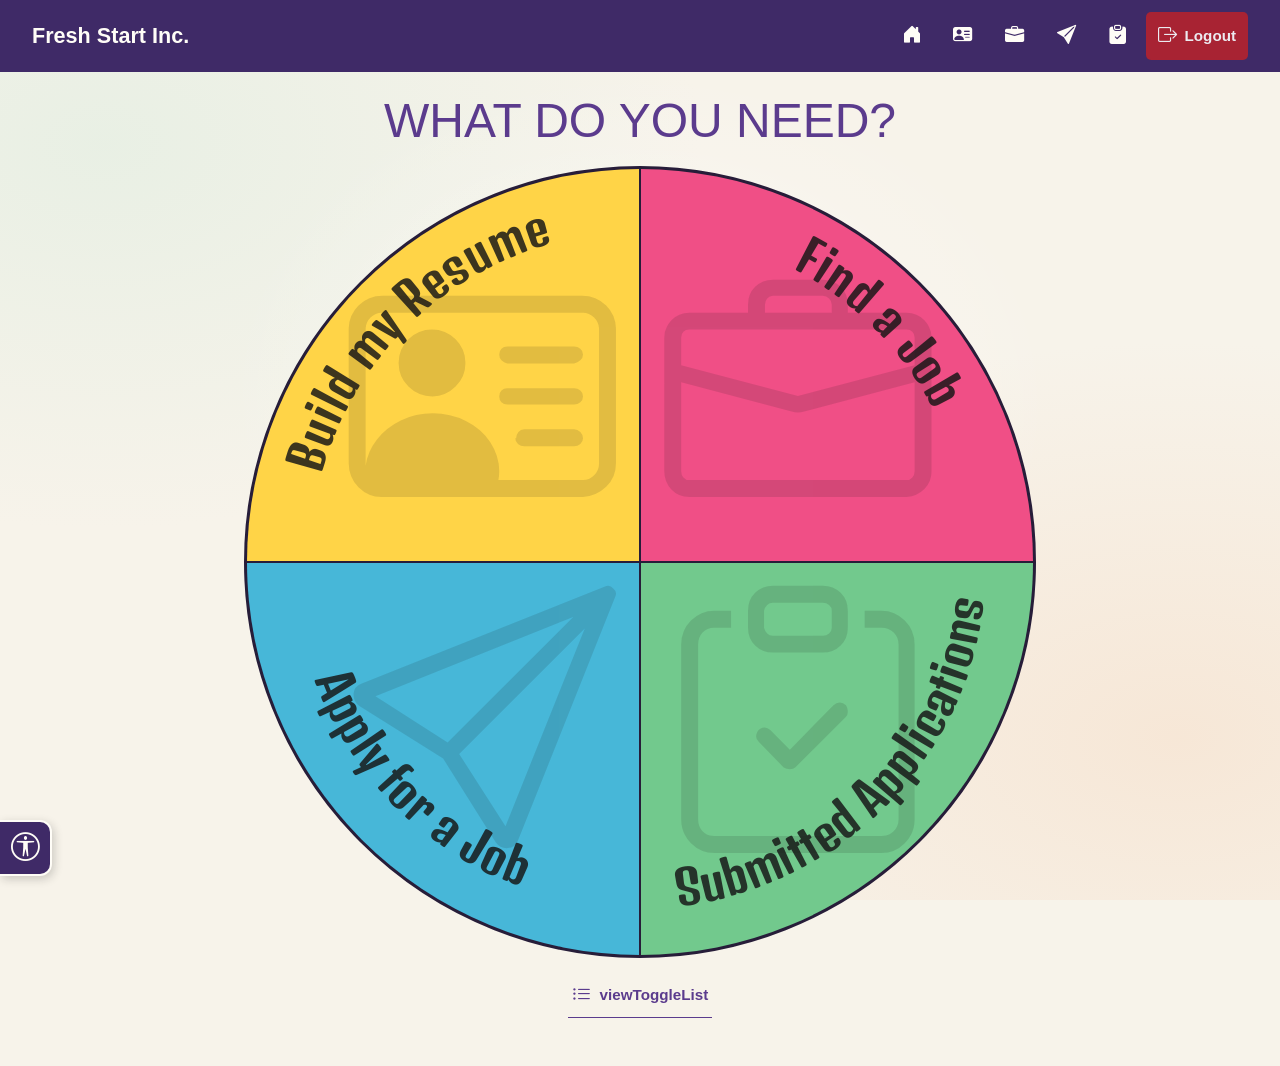
<file: index.html>
<!doctype html>
<html lang="en">
  <head>
    <meta charset="UTF-8" />
    <meta name="viewport" content="width=device-width, initial-scale=1.0" />
    <meta name="description" content="Fresh Start Inc. helps people find work, build resumes, and track their progress." />
    
    <title>Fresh Start Inc. | Your next chapter starts here</title>
    
    <link rel="preconnect" href="https://fonts.googleapis.com" />
    <link rel="preconnect" href="https://fonts.gstatic.com" crossorigin />
    <link href="https://fonts.googleapis.com/css2?family=Denk+One&family=Kavoon&family=Mogra&display=swap" rel="stylesheet">    <link rel="stylesheet" href="https://cdn.jsdelivr.net/npm/bootstrap-icons@1.11.3/font/bootstrap-icons.min.css" />
    
    <link rel="stylesheet" href="styles.css" />
    <script src="script.js" defer></script>
  </head>

  <body>
    <div class="radar-background" id="radar-background" data-component-url="components/radar/radar.html" aria-hidden="true"></div>

    <div class="navbar-mount" data-navbar data-component-url="components/navbar/navbar.html"></div>
    <div data-component-url="components/accessibility/accessibility.html"></div>

    <main id="main-content">
      <section class="welcome" id="home" aria-labelledby="page-title">
        <h1 id="page-title">What do you need?</h1>
      </section>

      <section class="navigation-section" aria-label="Fresh Start actions" data-i18n-aria="freshStartActions">
        <div class="circle-navigation" id="circle-navigation">
          <a class="action action-resume" href="/pages/resumeBuilder/resumeBuilder.html" aria-label="Build my resume">
            <span class="action-content">
              <i class="action-icon bi bi-person-vcard" aria-hidden="true"></i>
              <svg class="action-label-curve" viewBox="0 0 100 100" aria-hidden="true">
                <defs><path id="resume-curve" d="M 16 100 A 84 84 0 0 1 100 16" /></defs>
                <text class="mogra-regular"><textPath href="#resume-curve" startOffset="50%" text-anchor="middle">Build my Resume</textPath></text>
              </svg>
            </span>
          </a>
          <a class="action action-find" href="/pages/findJob/findJob.html" aria-label="Find a job">
            <span class="action-content">
              <i class="action-icon bi bi-briefcase" aria-hidden="true"></i>
              <svg class="action-label-curve" viewBox="0 0 100 100" aria-hidden="true">
                <defs><path id="find-curve" d="M 0 16 A 84 84 0 0 1 84 100" /></defs>
                <text class="mogra-regular"><textPath href="#find-curve" startOffset="50%" text-anchor="middle">Find a Job</textPath></text>
              </svg>
            </span>
          </a>
          <a class="action action-apply" href="/pages/applyJob/applyJob.html" aria-label="Apply for a job">
            <span class="action-content">
              <i class="action-icon bi bi-send" aria-hidden="true"></i>
              <svg class="action-label-curve" viewBox="0 0 100 100" aria-hidden="true">
                <defs><path id="apply-curve" d="M 12 0 A 88 88 0 0 0 100 88" /></defs>
                <text class="mogra-regular"><textPath href="#apply-curve" startOffset="50%" text-anchor="middle">Apply for a Job</textPath></text>
              </svg>
            </span>
          </a>
          <a class="action action-applications" href="/pages/mySubmissions/mySubmissions.html" aria-label="My submitted applications">
            <span class="action-content">
              <i class="action-icon bi bi-clipboard-check" aria-hidden="true"></i>
              <svg class="action-label-curve" viewBox="0 0 100 100" aria-hidden="true">
                <defs><path id="applications-curve" d="M 0 88 A 88 88 0 0 0 88 0" /></defs>
                <text class="mogra-regular"><textPath href="#applications-curve" startOffset="50%" text-anchor="middle">Submitted Applications</textPath></text>
              </svg>
            </span>
          </a>
        </div>

        <div class="list-navigation" id="list-navigation" hidden>
          <a class="action-list action-resume" href="/pages/resumeBuilder/resumeBuilder.html"><i class="list-icon bi bi-person-vcard" aria-hidden="true"></i><span><strong>Build my resume</strong></span><span aria-hidden="true">→</span></a>
          <a class="action-list action-find" href="/pages/findJob/findJob.html"><i class="list-icon bi bi-briefcase" aria-hidden="true"></i><span><strong>Find a job</strong></span><span aria-hidden="true">→</span></a>
          <a class="action-list action-apply" href="/pages/applyJob/applyJob.html"><i class="list-icon bi bi-send" aria-hidden="true"></i><span><strong>Apply for a job</strong></span><span aria-hidden="true">→</span></a>
          <a class="action-list action-applications" href="/pages/mySubmissions/mySubmissions.html"><i class="list-icon bi bi-clipboard-check" aria-hidden="true"></i><span><strong>My applications</strong></span><span aria-hidden="true">→</span></a>
        </div>

        <button class="view-toggle" id="view-toggle" type="button" aria-pressed="false">
          <i class="view-toggle-icon bi bi-list-ul" aria-hidden="true"></i>
          <span class="view-toggle-label" data-i18n="viewToggleList">Browse as a list</span>
        </button>
      </section>
    </main>
  </body>
</html>
</file>
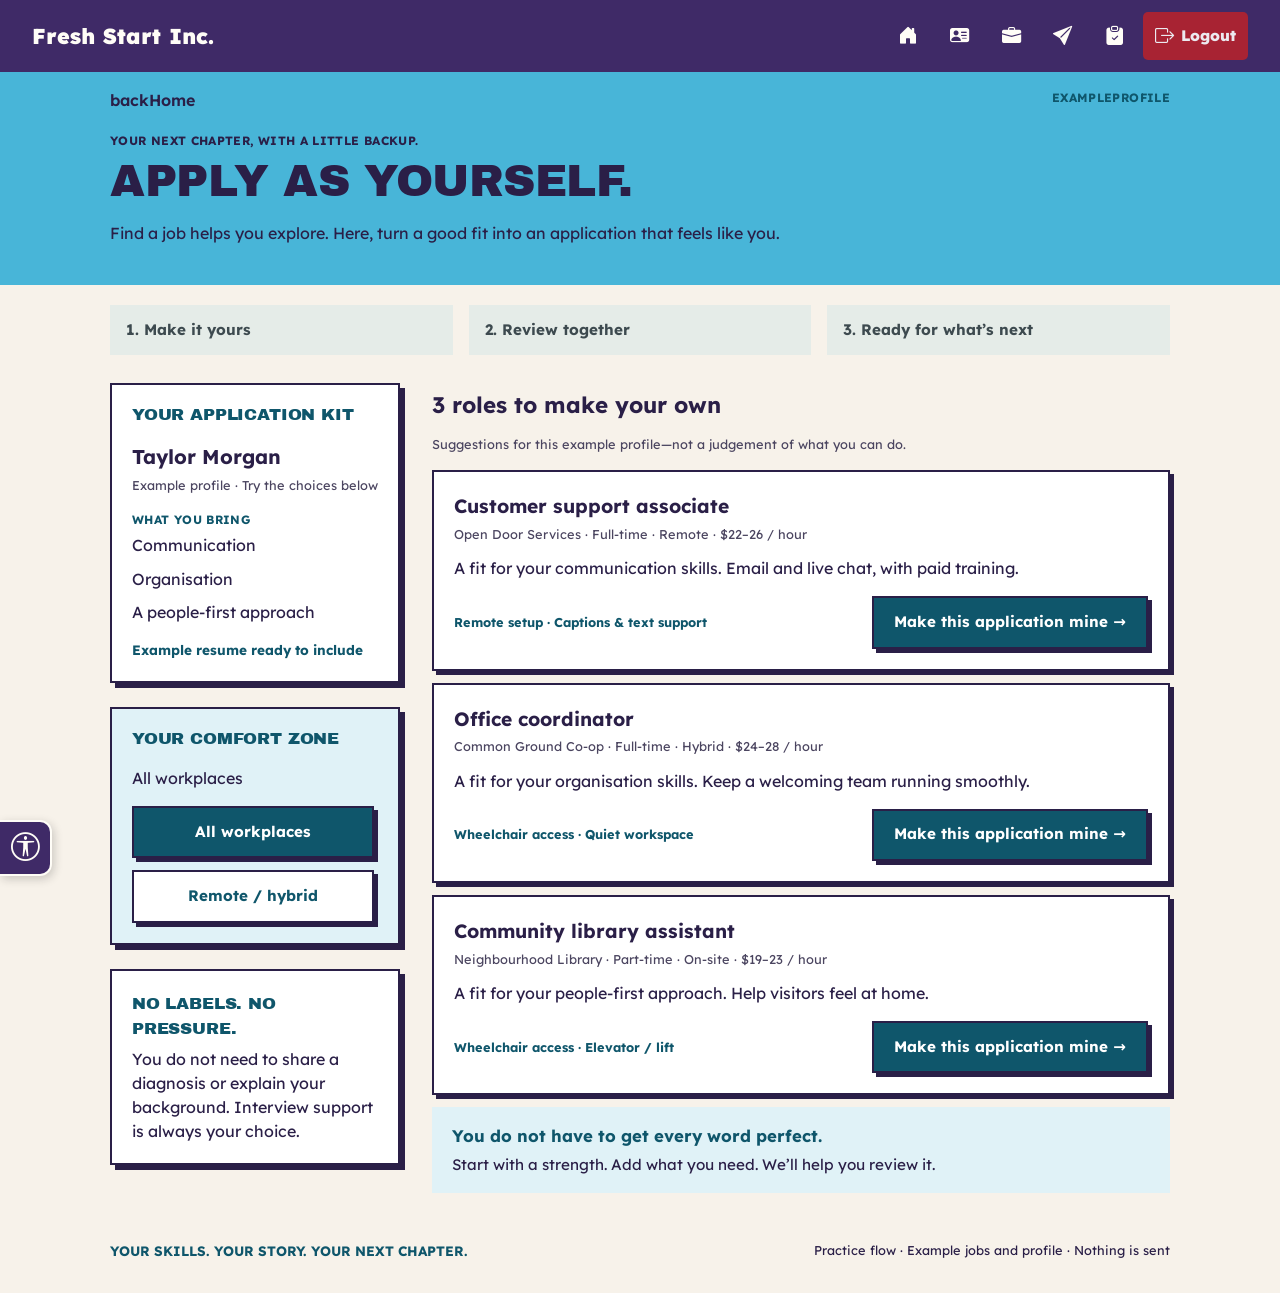
<file: pages/applyJob/applyJob.html>
<!doctype html>
<html lang="en">
<head>
  <meta charset="UTF-8" />
  <meta name="viewport" content="width=device-width, initial-scale=1.0" />
  <title>Apply for a job | Fresh Start Inc.</title>
  <link rel="stylesheet" href="https://cdn.jsdelivr.net/npm/bootstrap-icons@1.11.3/font/bootstrap-icons.min.css" />
  <link rel="preconnect" href="https://fonts.googleapis.com">
  <link rel="preconnect" href="https://fonts.gstatic.com" crossorigin>
  <link href="https://fonts.googleapis.com/css2?family=Archivo+Black&family=Lexend:wght@400;500;600;700&display=swap" rel="stylesheet">
  <link rel="stylesheet" href="aJ.css" />
  <script src="../../script.js" defer></script>
  <script src="aJ.js" defer></script>
</head>
<body>
   <div class="navbar-mount" data-component-url="../../components/navbar/navbar.html"></div>
  <div data-component-url="../../components/accessibility/accessibility.html"></div>

  <main id="main-content">

    <!-- Hero: text changes with each view (see VIEWS in applyJob.js) -->
    <section class="hero">
      <div class="wrap">
        <div class="hero-tools">
          <a class="link" href="/index.html" data-i18n="backHome">← Back to home</a>
          <span class="label" data-i18n="exampleProfile">Example profile</span>
        </div>
        <p class="eyebrow" id="heroEyebrow"></p>
        <h1 id="heroTitle" tabindex="-1"></h1>
        <p id="heroText"></p>
      </div>
    </section>

    <div class="wrap">
      <ol class="stepper" aria-label="Application steps">
        <li data-step="1">1. Make it yours</li>
        <li data-step="2">2. Review together</li>
        <li data-step="3">3. Ready for what’s next</li>
      </ol>

      <!-- VIEW: ROLE LIST -->
      <div class="layout" id="view-list">
        <aside class="sidebar">
          <section class="card" aria-labelledby="kitTitle">
            <h2 class="card-title" id="kitTitle">Your application kit</h2>
            <p class="big">Taylor Morgan</p>
            <p class="small">Example profile · Try the choices below</p>
            <h3 class="label">What you bring</h3>
            <ul class="plain">
              <li>Communication</li>
              <li>Organisation</li>
              <li>A people-first approach</li>
            </ul>
            <p class="accent">Example resume ready to include</p>
          </section>

          <section class="card card--sky" aria-labelledby="zoneTitle">
            <h2 class="card-title" id="zoneTitle">Your comfort zone</h2>
            <p id="zoneText">All workplaces</p>
            <button class="btn btn-white btn-wide" type="button" data-zone="all" aria-pressed="true">All workplaces</button>
            <button class="btn btn-white btn-wide" type="button" data-zone="remote" aria-pressed="false">Remote / hybrid</button>
          </section>

          <section class="card">
            <h3 class="accent-title">No labels. No pressure.</h3>
            <p>You do not need to share a diagnosis or explain your background. Interview support is always your choice.</p>
          </section>
        </aside>

        <section aria-labelledby="rolesTitle">
          <h2 id="rolesTitle"></h2>
          <p class="small">Suggestions for this example profile—not a judgement of what you can do.</p>
          <div id="roles"></div>
          <div class="callout">
            <h3>You do not have to get every word perfect.</h3>
            <p>Start with a strength. Add what you need. We’ll help you review it.</p>
          </div>
        </section>
      </div>

      <!-- VIEW: STEP 1 -->
      <div id="view-1" hidden>
        <div class="layout layout--wide">
          <div class="stack">
            <section class="card" aria-labelledby="s1a">
              <h2 class="card-title" id="s1a"><span class="num">01</span> Your details</h2>
              <div class="row">
                <div class="field"><label for="name">Name</label><input id="name" placeholder="Taylor Morgan" autocomplete="name"></div>
                <div class="field"><label for="email">Email address</label><input id="email" type="email" placeholder="taylor.morgan@example.com" autocomplete="email"></div>
              </div>
              <p class="small">Example contact details · No personal data is collected in this practice flow.</p>
            </section>

            <section class="card" aria-labelledby="s1b">
              <h2 class="card-title" id="s1b"><span class="num">02</span> Lead with a strength</h2>
              <div class="strengths" id="strengths"></div>
              <p class="small">Leading with: <strong class="accent" id="leadWith"></strong></p>
              <div class="field">
                <label for="intro">Your introduction</label>
                <textarea id="intro"></textarea>
              </div>
            </section>

            <section class="card card--sky" aria-labelledby="s1c">
              <h2 class="card-title" id="s1c"><span class="num">03</span> Interview support · Optional</h2>
              <p>Choose what helps—not a diagnosis. You decide what gets shared.</p>
              <div class="grid-2" id="supports">
                <label class="check"><input type="checkbox" name="support" value="Step-free interview venue"> Step-free interview venue</label>
                <label class="check"><input type="checkbox" name="support" value="Captions or text interview"> Captions or text interview</label>
                <label class="check"><input type="checkbox" name="support" value="Written questions in advance"> Written questions in advance</label>
                <label class="check"><input type="checkbox" name="support" value="Extra processing time"> Extra processing time</label>
              </div>
              <label class="check"><input type="checkbox" id="shareSupport"> Include these requests with my application</label>
              <p class="small">Leave this unchecked to keep your choices private. You can ask later.</p>
            </section>
          </div>

          <aside class="sidebar">
            <section class="card card--teal" aria-labelledby="applyingFor">
              <p class="label" id="applyingFor">You’re applying for</p>
              <h2 id="s1Title"></h2>
              <p class="strong" id="s1Company"></p>
              <p class="small" id="s1Meta"></p>
            </section>
            <section class="card">
              <h2 class="card-title">Your resume</h2>
              <p>Taylor Morgan.pdf · Example resume</p>
              <label class="check check--plain"><input type="checkbox" id="includeResume" checked> Include this resume</label>
              <p class="small">No upload or real document is used here.</p>
            </section>
            <section class="card">
              <h2 class="card-title">Your story is yours.</h2>
              <p>Lived experience counts. You do not need to disclose a disability or explain your background to describe your strengths.</p>
            </section>
            <section class="card">
              <h2 class="card-title">Before anything is shared</h2>
              <p>You’ll review your introduction, resume choice and any requests you choose to share. Nothing is sent to an employer in this prototype.</p>
            </section>
          </aside>
        </div>
        <div class="actions">
          <button class="btn btn-white" type="button" data-view="list">← Back to my shortlist</button>
          <button class="btn btn-teal" type="button" data-view="2">Review my application →</button>
        </div>
      </div>

      <!-- VIEW: STEP 2 -->
      <div id="view-2" hidden>
        <div class="layout layout--wide">
          <div class="stack">
            <section class="card" aria-labelledby="s2a">
              <h2 class="card-title" id="s2a">Your application snapshot</h2>
              <p class="big" id="s2Title"></p>
              <p id="s2Company"></p>
              <h3 class="label">From</h3>
              <p id="s2From"></p>
              <h3 class="label">Your introduction</h3>
              <p id="s2Intro"></p>
              <p class="accent" id="s2Resume"></p>
            </section>
            <section class="card" aria-labelledby="s2b">
              <h2 class="card-title" id="s2b">Ready when you are</h2>
              <label class="check check--plain"><input type="checkbox" id="confirm"> I’ve reviewed this example application and understand that it will not be sent to an employer.</label>
              <p class="error" id="confirmError" role="alert" hidden>Please tick the box to confirm before sending.</p>
            </section>
          </div>
          <aside class="sidebar">
            <section class="card card--sky">
              <h2 class="card-title">Interview support</h2>
              <div id="s2Support"></div>
              <p class="small">Only requests listed here would be included. No diagnosis is shared.</p>
            </section>
            <section class="card">
              <h2 class="card-title">Take your time.</h2>
              <p>There’s no countdown here. Go back and change anything that does not sound like you. Your choices stay with this application.</p>
            </section>
          </aside>
        </div>
        <div class="actions">
          <button class="btn btn-white" type="button" data-view="1">← Make changes</button>
          <button class="btn btn-teal" type="button" id="sendBtn">Send practice application →</button>
        </div>
      </div>

      <!-- VIEW: STEP 3 -->
      <div id="view-3" hidden>
        <div class="layout layout--even">
          <section class="card" aria-labelledby="s3a">
            <h2 class="card-title" id="s3a">Practice application complete</h2>
            <p class="big">That’s your story, ready to go.</p>
            <p>You prepared an application for:</p>
            <p class="big" id="s3Title"></p>
            <p id="s3Company"></p>
            <p>Nothing has been sent to an employer. This was a safe place to practise, using an example profile and opportunity.</p>
            <button class="btn btn-teal" type="button" data-view="list">Back to my roles →</button>
          </section>
          <aside class="card card--sky" aria-labelledby="s3b">
            <h2 class="card-title" id="s3b">When you’re ready</h2>
            <h3><span class="num">01</span> Check the real opportunity</h3>
            <p>Visit the employer’s official listing and confirm the role is still open.</p>
            <h3><span class="num">02</span> Ask for what helps</h3>
            <p>Confirm interview access and request adjustments when it feels right for you.</p>
            <h3><span class="num">03</span> Keep a copy for yourself</h3>
            <p>Save your application and note the employer’s next steps.</p>
          </aside>
        </div>
      </div>
    </div>
  </main>

  <footer class="footer">
    <strong class="accent">Your skills. Your story. Your next chapter.</strong>
    <span>Practice flow · Example jobs and profile · Nothing is sent</span>
  </footer>
</body>
</html>
</file>
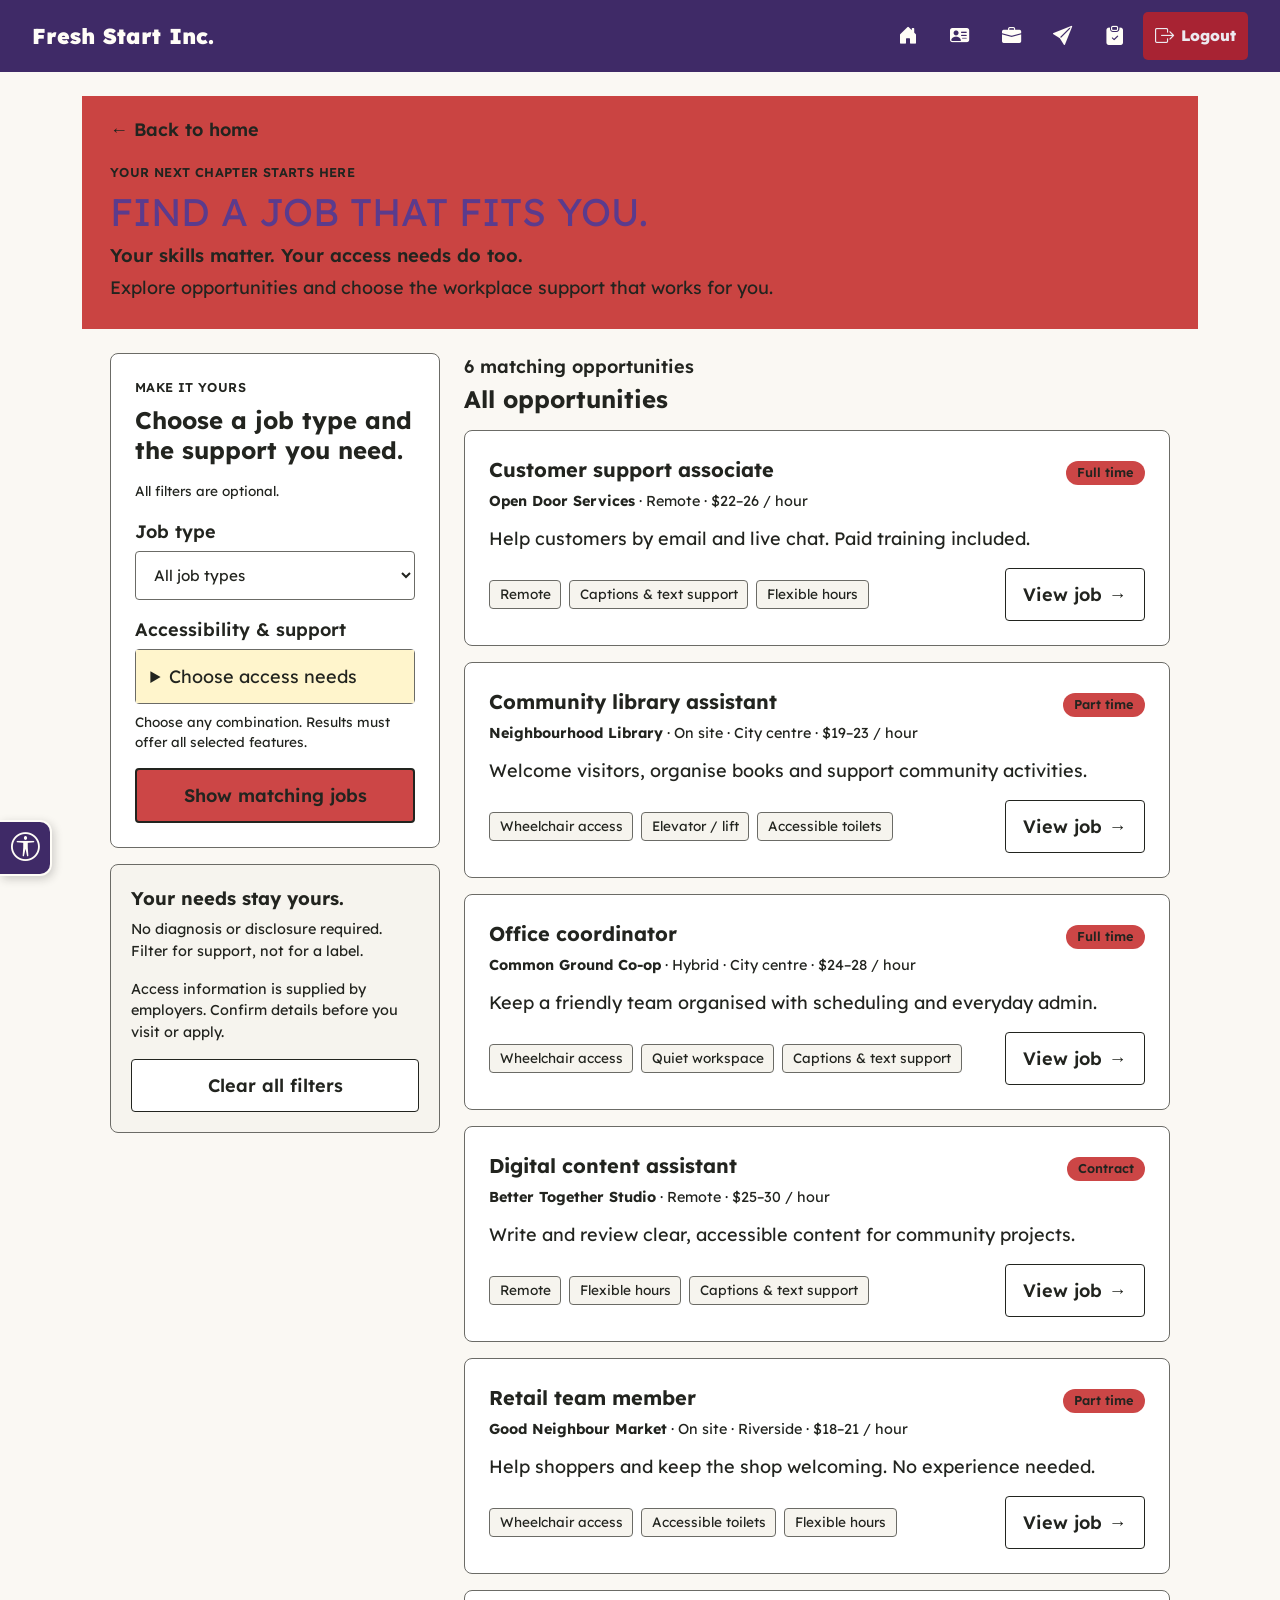
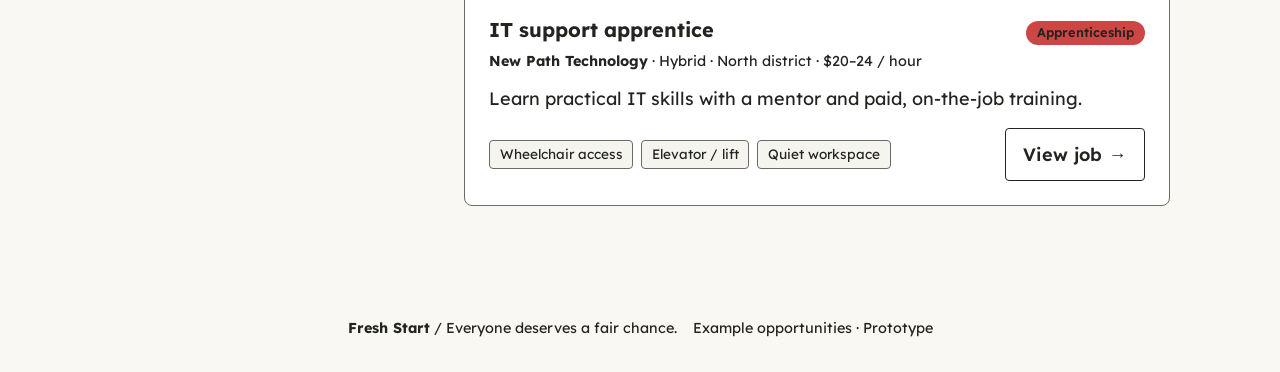
<file: pages/findJob/findJob.html>
<!doctype html>
<html lang="en">
<head>
  <meta charset="UTF-8" />
  <meta name="viewport" content="width=device-width, initial-scale=1.0" />
  <title>Find a job | Fresh Start Inc.</title>
  <link rel="stylesheet" href="https://cdn.jsdelivr.net/npm/bootstrap-icons@1.11.3/font/bootstrap-icons.min.css" />
  <link rel="preconnect" href="https://fonts.googleapis.com">
  <link rel="preconnect" href="https://fonts.gstatic.com" crossorigin>
  <link href="https://fonts.googleapis.com/css2?family=Lexend:wght@400;500;600;700&display=swap" rel="stylesheet">
  <link rel="stylesheet" href="../../styles.css" />
  <link rel="stylesheet" href="fJ.css" />
  <script src="../../script.js" defer></script>
  <script src="fJ.js" defer></script>
</head>
<body>
  <div class="navbar-mount" data-component-url="../../components/navbar/navbar.html"></div>
  <div data-component-url="../../components/accessibility/accessibility.html"></div>

  <main id="main-content">

    <!-- LIST VIEW: hero + filters + results -->
    <div id="list-view">
      <section class="hero">
        <div class="wrap">
          <a class="link" href="/index.html">← Back to home</a>
          <p class="eyebrow">Your next chapter starts here</p>
          <h1>Find a job that fits you.</h1>
          <p class="lead">Your skills matter. Your access needs do too.</p>
          <p>Explore opportunities and choose the workplace support that works for you.</p>
        </div>
      </section>

      <div class="wrap layout">
        <aside class="sidebar">
          <section class="card" aria-labelledby="filter-title">
            <p class="eyebrow">Make it yours</p>
            <h2 id="filter-title">Choose a job type and the support you need.</h2>
            <p class="hint">All filters are optional.</p>

            <div class="field">
              <label for="jobType">Job type</label>
              <select id="jobType">
                <option value="">All job types</option>
                <option>Full time</option>
                <option>Part time</option>
                <option>Contract</option>
                <option>Apprenticeship</option>
              </select>
            </div>

            <div class="field">
              <label id="needLabel">Accessibility &amp; support</label>
              <details class="dropdown">
                <summary id="needSummary" aria-labelledby="needLabel needSummary">Choose access needs</summary>
                <label class="check"><input type="checkbox" name="need" value="Wheelchair access"> Wheelchair access</label>
                <label class="check"><input type="checkbox" name="need" value="Elevator / lift"> Elevator / lift</label>
                <label class="check"><input type="checkbox" name="need" value="Accessible toilets"> Accessible toilets</label>
                <label class="check"><input type="checkbox" name="need" value="Quiet workspace"> Quiet workspace</label>
                <label class="check"><input type="checkbox" name="need" value="Captions &amp; text support"> Captions &amp; text support</label>
                <label class="check"><input type="checkbox" name="need" value="Flexible hours"> Flexible hours</label>
              </details>
              <p class="hint">Choose any combination. Results must offer all selected features.</p>
            </div>

            <button class="btn btn-yellow btn-wide" id="showJobs" type="button">Show matching jobs</button>
          </section>

          <section class="note">
            <h3>Your needs stay yours.</h3>
            <p>No diagnosis or disclosure required. Filter for support, not for a label.</p>
            <p>Access information is supplied by employers. Confirm details before you visit or apply.</p>
            <button class="btn btn-outline" id="clearFilters" type="button">Clear all filters</button>
          </section>
        </aside>

        <section class="results" id="matches" aria-labelledby="results-title">
          <p class="count" id="count" role="status" aria-live="polite"></p>
          <h2 id="results-title" tabindex="-1">All opportunities</h2>
          <div id="jobs"></div>
          <div class="card" id="empty" hidden>
            <h3>No jobs match all of these yet</h3>
            <p>Try removing one filter, or clear them all to see every opportunity.</p>
            <button class="btn btn-yellow" id="emptyClear" type="button">Clear all filters</button>
          </div>
        </section>
      </div>
    </div>

    <!-- DETAIL VIEW: filled in by findJob.js -->
    <div id="detail-view" hidden></div>
  </main>

  <footer class="footer">
    <span><strong>Fresh Start</strong> / Everyone deserves a fair chance.</span>
    <span>Example opportunities · Prototype</span>
  </footer>
</body>
</html>
</file>
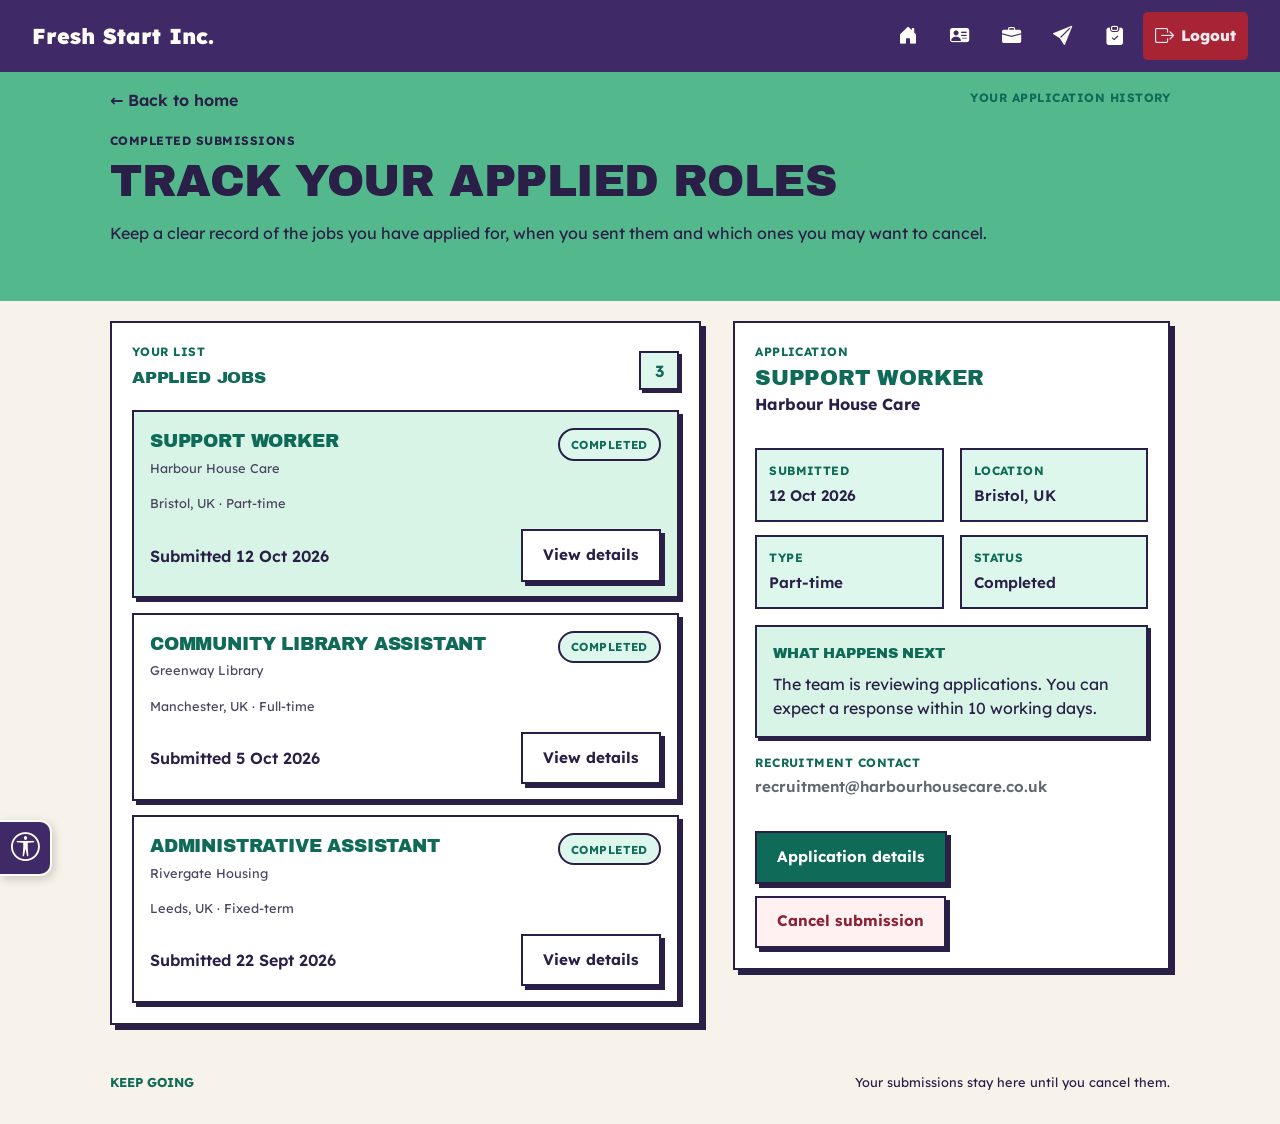
<file: pages/mySubmissions/mySubmissions.html>
<!doctype html>
<html lang="en">
  <head>
    <meta charset="UTF-8" />
    <meta name="viewport" content="width=device-width, initial-scale=1.0" />
    <title>Completed submissions | Fresh Start Inc.</title>
    <link rel="stylesheet" href="https://cdn.jsdelivr.net/npm/bootstrap-icons@1.11.3/font/bootstrap-icons.min.css" />
    <link rel="preconnect" href="https://fonts.googleapis.com">
    <link rel="preconnect" href="https://fonts.gstatic.com" crossorigin>
    <link href="https://fonts.googleapis.com/css2?family=Archivo+Black&family=Lexend:wght@400;500;600;700&display=swap" rel="stylesheet">
    <link rel="stylesheet" href="mS.css" />
    <script src="../../script.js" defer></script>
    <script src="mS.js" defer></script>
  </head>
  <body>
    <div class="navbar-mount" data-component-url="../../components/navbar/navbar.html"></div>
    <div data-component-url="../../components/accessibility/accessibility.html"></div>

    <main id="main-content">
      <section class="hero">
        <div class="wrap">
          <div class="hero-tools">
            <a class="link" href="/index.html">← Back to home</a>
            <span class="label">Your application history</span>
          </div>
          <p class="eyebrow">Completed submissions</p>
          <h1>Track your applied roles</h1>
          <p>Keep a clear record of the jobs you have applied for, when you sent them and which ones you may want to cancel.</p>
        </div>
      </section>

      <div id="listView" class="wrap">
        <div class="layout">
          <section class="panel" aria-labelledby="submission-heading">
            <div class="panel-header">
              <div>
                <p class="label">Your list</p>
                <h2 class="header-title" id="submission-heading">Applied jobs</h2>
              </div>
              <span class="count-badge" id="submissionCount">0</span>
            </div>
            <div id="submissionList" class="submission-list" aria-live="polite"></div>
          </section>

          <aside class="card" aria-labelledby="detail-heading">
            <div id="appDetail" aria-live="polite"></div>
          </aside>
        </div>
      </div>

      <div id="detailView" class="detail-view" hidden></div>
    </main>

    <footer class="footer">
      <strong>Keep going</strong>
      <span>Your submissions stay here until you cancel them.</span>
    </footer>
  </body>
</html>
</file>
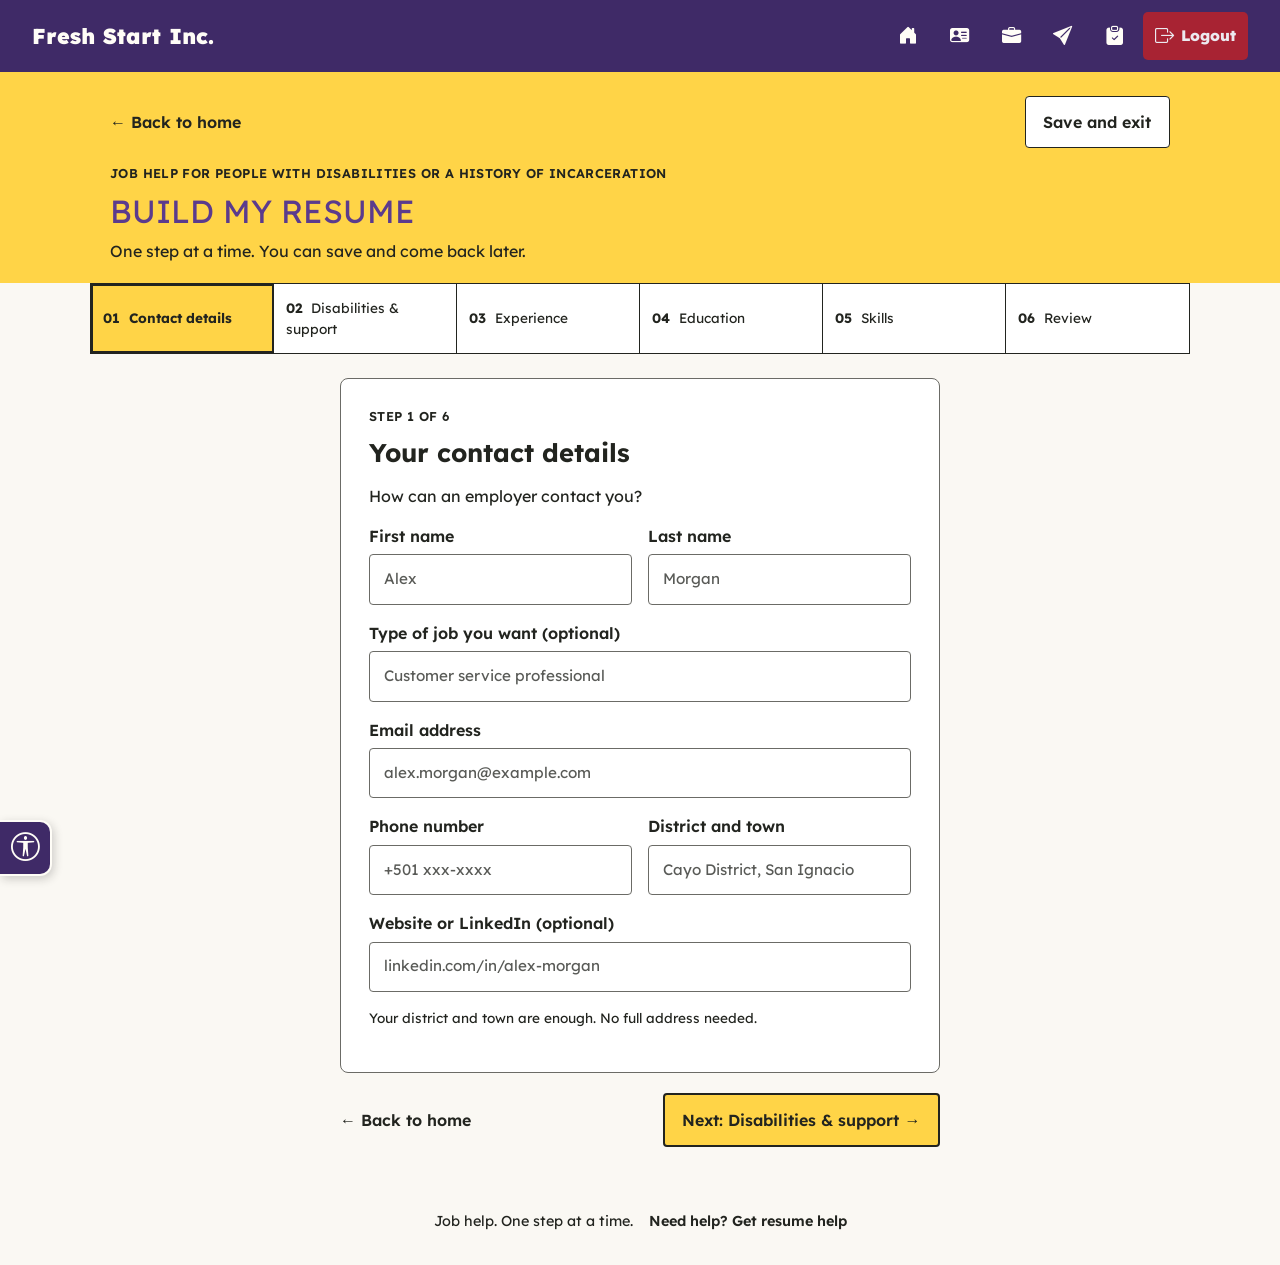
<file: pages/resumeBuilder/resumeBuilder.html>
<!DOCTYPE html>
<html lang="en">
<head>
  <meta charset="utf-8">
  <meta name="viewport" content="width=device-width, initial-scale=1">
  <title>Build my resume | Fresh Start Inc.</title>
  <link rel="stylesheet" href="https://cdn.jsdelivr.net/npm/bootstrap-icons@1.11.3/font/bootstrap-icons.min.css" />
  <link rel="preconnect" href="https://fonts.googleapis.com">
  <link rel="preconnect" href="https://fonts.gstatic.com" crossorigin>
  <link href="https://fonts.googleapis.com/css2?family=Lexend:wght@400;500;600;700&display=swap" rel="stylesheet">
  <link rel="stylesheet" href="../../styles.css" />
  <link rel="stylesheet" href="rB.css" />
  <script src="../../script.js" defer></script>
  <script src="rB.js" defer></script>
</head>
<body>

  <div class="navbar-mount" data-component-url="../../components/navbar/navbar.html"></div>
  <div data-component-url="../../components/accessibility/accessibility.html"></div>

  <!-- Yellow hero -->
  <section class="hero">
    <div class="wrap">
      <div class="hero-tools">
        <button class="link" data-open="dlg-leave">← Back to home</button>
        <button class="btn btn-outline" data-open="dlg-leave">Save and exit</button>
      </div>
      <p class="eyebrow">Job help for people with disabilities or a history of incarceration</p>
      <h1>Build my resume</h1>
      <p>One step at a time. You can save and come back later.</p>
    </div>
  </section>

  <!-- Stepper -->
  <nav class="wrap stepper" aria-label="Resume steps">
    <button data-go="1"><b>01</b> Contact details</button>
    <button data-go="2"><b>02</b> Disabilities &amp; support</button>
    <button data-go="3"><b>03</b> Experience</button>
    <button data-go="4"><b>04</b> Education</button>
    <button data-go="5"><b>05</b> Skills</button>
    <button data-go="6"><b>06</b> Review</button>
  </nav>

  <main id="main-content" class="wrap">

    <!-- STEP 1: CONTACT -->
    <section class="step" data-step="1">
      <div class="sub card" id="contact">
        <p class="eyebrow">Step 1 of 6</p>
        <h2>Your contact details</h2>
        <p>How can an employer contact you?</p>
        

        <div class="row">
          <div class="field"><label for="firstName">First name</label><input id="firstName" placeholder="Alex" autocomplete="given-name"></div>
          <div class="field"><label for="lastName">Last name</label><input id="lastName" placeholder="Morgan" autocomplete="family-name"></div>
        </div>
        <div class="field"><label for="jobType">Type of job you want (optional)</label><input id="jobType" placeholder="Customer service professional"></div>
        <div class="field"><label for="email">Email address</label><input id="email" type="email" placeholder="alex.morgan@example.com" autocomplete="email"></div>
        <div class="row">
          <div class="field"><label for="phone">Phone number</label><input id="phone" type="tel" placeholder="+501 xxx-xxxx" autocomplete="tel"></div>
          <div class="field"><label for="location">District and town</label><input id="location" placeholder="Cayo District, San Ignacio"></div>
        </div>
        <div class="field"><label for="website">Website or LinkedIn (optional)</label><input id="website" placeholder="linkedin.com/in/alex-morgan"></div>
        <p class="hint">Your district and town are enough. No full address needed.</p>
      </div>
      <div class="actions">
        <button class="link" data-open="dlg-leave">← Back to home</button>
        <button class="btn btn-yellow" data-go="2">Next: Disabilities &amp; support →</button>
      </div>
    </section>

    <!-- STEP 2: DISABILITIES & SUPPORT -->
    <section class="step" data-step="2" hidden>
      <div class="sub card" id="support">
        <p class="eyebrow">Step 2 of 6 · Optional</p>
        <h2>Disabilities and support</h2>
        <p>Which apply to you? You can choose both, or skip this step.</p>
        <p class="hint">Your choices will not appear on your resume.</p>

        <label class="check"><input type="checkbox" id="incarcerated"> I have been incarcerated</label>
        <label class="check"><input type="checkbox" id="hasDisability"> I have a disability</label>

        <div id="disabilityTypes" class="field" hidden>
          <label>Disability type (optional)</label>
          <details class="dropdown">
            <summary>Choose any that apply</summary>
            <label class="check"><input type="checkbox" name="disType"> Physical or mobility disability</label>
            <label class="check"><input type="checkbox" name="disType"> Blindness or low vision</label>
            <label class="check"><input type="checkbox" name="disType"> Deafness or hearing loss</label>
            <label class="check"><input type="checkbox" name="disType"> Learning, memory, or attention disability</label>
            <label class="check"><input type="checkbox" name="disType"> Mental health condition</label>
            <label class="check"><input type="checkbox" name="disType"> Another disability</label>
          </details>
        </div>

        <div class="field">
          <label for="support-text">What support would help you? (optional)</label>
          <p class="hint">For example: a ramp, help with reading, or help returning to work.</p>
          <textarea id="support-text" placeholder="Write here if you want to."></textarea>
        </div>
        <p class="hint">No diagnosis or details about your incarceration are needed.</p>
      </div>
      <div class="actions">
        <button class="btn btn-outline" data-go="1">← Back: Contact details</button>
        <button class="btn btn-yellow" data-go="3">Next: Work experience →</button>
      </div>
      <p class="center"><button class="link" data-go="3">Skip this step →</button></p>
    </section>

    <!-- STEP 3: EXPERIENCE -->
    <section class="step" data-step="3" hidden>
      <div class="sub card" id="exp-choice">
        <p class="eyebrow">Step 3 of 6 · Experience is optional</p>
        <h2>Your experience counts</h2>
        <p>Paid jobs, work while incarcerated, volunteering, caregiving, and personal projects all count.</p>
        <div class="option">
          <h3>I have experience to add</h3>
          <p>Start with one thing you have done. It does not have to be a paid job.</p>
          <button class="btn btn-yellow" data-show="exp-form">Add experience →</button>
        </div>
        <div class="option">
          <h3>I have no experience yet</h3>
          <p>That’s okay. You can build your resume from your education and skills.</p>
          <button class="btn btn-outline" data-go="4">Continue to education →</button>
        </div>
        <p class="hint">You do not need to explain gaps in work.</p>
      </div>

      <div class="sub card" id="exp-form" hidden>
        <p class="eyebrow">Step 3 of 6 · Add one experience</p>
        <h2>Tell us what you did</h2>
        <p>Paid and unpaid experience both count. Start with one role or activity.</p>
        <div class="field"><label for="expRole">Your role or activity</label><input id="expRole" placeholder="For example: kitchen helper or family caregiver"></div>
        <div class="field">
          <label for="expWhere">Where did you do this? (optional)</label>
          <input id="expWhere" placeholder="Organization, community group, or home">
          <p class="hint">For work while incarcerated, a general description is enough.</p>
        </div>
        <div class="row">
          <div class="field"><label for="expStart">Started (optional)</label><input id="expStart" placeholder="Month / year, if known"></div>
          <div class="field"><label for="expEnd">Finished (optional)</label><input id="expEnd" placeholder="Month / year, if known"></div>
        </div>
        <label class="check"><input type="checkbox" id="expCurrent"> I still do this</label>
        <div class="field">
          <label for="expTasks">What tasks did you do?</label>
          <p class="hint">For example: prepared meals, organized supplies, or cared for a family member.</p>
          <textarea id="expTasks" placeholder="Write a few things you did."></textarea>
        </div>
        <p class="hint">No exact dates? Leave them blank. You do not need to explain gaps.</p>
      </div>
      <div class="sub" id="exp-form-actions" hidden>
        <button class="btn btn-outline btn-wide" data-open="dlg-another">+ Save &amp; add another experience</button>
        <div class="actions">
          <button class="btn btn-outline" data-show="exp-choice">← Back: Experience</button>
          <button class="btn btn-yellow" data-action="saveExperience" data-go="4">Save &amp; next: Education →</button>
        </div>
      </div>
      <div class="actions" id="exp-choice-actions">
        <button class="btn btn-outline" data-go="2">← Back: Disabilities &amp; support</button>
      </div>
    </section>

    <!-- STEP 4: EDUCATION -->
    <section class="step" data-step="4" hidden>
      <div class="sub card" id="edu-choice">
        <p class="eyebrow">Step 4 of 6 · Education is optional</p>
        <h2>Learning at any level counts</h2>
        <p>Primary school, unfinished schooling, adult classes, and job training all count. Learning while incarcerated counts too.</p>
        <div class="option">
          <h3>I have schooling or training to add</h3>
          <p>Add one school, class, or program. You do not have to have finished it.</p>
          <button class="btn btn-yellow" data-show="edu-form">Add education or training →</button>
        </div>
        <div class="option">
          <h3>Nothing to add, or prefer not to share?</h3>
          <p>No formal schooling? That’s okay. You can leave education off your resume and focus on your skills.</p>
          <button class="btn btn-outline" data-action="clearEducation" data-go="5">Leave education off my resume</button>
        </div>
      </div>

      <div class="sub card" id="edu-form" hidden>
        <p class="eyebrow">Step 4 of 6 · Add one learning experience</p>
        <h2>Add schooling or training</h2>
        <p>Finished or not, it counts. Share only the details you know.</p>
        <div class="field">
          <label for="eduType">Type of learning</label>
          <select id="eduType">
            <option value="">Choose one</option>
            <option>Primary school</option>
            <option>High school</option>
            <option>Adult class</option>
            <option>Job training</option>
            <option>Learning while incarcerated</option>
            <option>Other</option>
          </select>
        </div>
        <div class="field"><label for="eduClass">Class, course, or level (optional)</label><input id="eduClass" placeholder="For example: Standard 4, reading, or carpentry"></div>
        <div class="field">
          <label for="eduSchool">School or program name (optional)</label>
          <input id="eduSchool" placeholder="Write the name if you know it">
          <p class="hint">A general program name is fine. You do not need to name a prison.</p>
        </div>
        <div class="field">
          <label for="eduDone">Did you finish? (optional)</label>
          <select id="eduDone">
            <option value="">Choose one</option>
            <option>Yes</option>
            <option>No</option>
            <option>Still learning</option>
          </select>
        </div>
        <div class="field">
          <label for="eduYear">Year attended (optional)</label>
          <input id="eduYear" placeholder="For example: 2002">
          <p class="hint">An approximate year is fine. Leave it blank if you do not know.</p>
        </div>
      </div>
      <div class="sub" id="edu-form-actions" hidden>
        <div class="actions">
          <button class="btn btn-outline" data-show="edu-choice">← Back: Education</button>
          <button class="btn btn-yellow" data-action="saveEducation" data-go="5">Next: Skills →</button>
        </div>
        <p class="center"><button class="link" data-action="clearEducation" data-go="5">Leave education off instead</button></p>
      </div>
      <div class="actions" id="edu-choice-actions">
        <button class="btn btn-outline" data-go="3">← Back: Experience</button>
        <button class="btn btn-yellow" data-go="5">Next: Skills →</button>
      </div>
    </section>

    <!-- STEP 5: SKILLS -->
    <section class="step" data-step="5" hidden>
      <div class="sub card" id="skills">
        <p class="eyebrow">Step 5 of 6 · Skills are optional</p>
        <h2>What can you do?</h2>
        <p>Skills can come from everyday life, caring for others, work, or training. Choose only what fits you.</p>
        <div class="grid-2">
          <label class="check"><input type="checkbox" name="skill" value="Working with others"> Working with others</label>
          <label class="check"><input type="checkbox" name="skill" value="Helping others"> Helping others</label>
          <label class="check"><input type="checkbox" name="skill" value="Staying organized"> Staying organized</label>
          <label class="check"><input type="checkbox" name="skill" value="Solving problems"> Solving problems</label>
          <label class="check"><input type="checkbox" name="skill" value="Preparing food"> Preparing food</label>
          <label class="check"><input type="checkbox" name="skill" value="Cleaning"> Cleaning</label>
          <label class="check"><input type="checkbox" name="skill" value="Using hand tools"> Using hand tools</label>
          <label class="check"><input type="checkbox" name="skill" value="Using a computer"> Using a computer</label>
        </div>
        <div class="field">
          <label for="otherSkills">Other skills (optional)</label>
          <input id="otherSkills" placeholder="For example: sewing or speaking another language">
          <p class="hint">Separate skills with a comma.</p>
        </div>
        <button class="btn btn-outline btn-wide" data-open="dlg-help">Not sure what to choose?</button>
      </div>
      <div class="actions">
        <button class="btn btn-outline" data-go="4">← Back: Education</button>
        <button class="btn btn-yellow" data-go="6">Next: Review →</button>
      </div>
      <p class="center"><button class="link" data-go="6">Skip skills for now →</button></p>
    </section>

    <!-- STEP 6: REVIEW + PREVIEW -->
    <section class="step" data-step="6" hidden>
      <div class="sub" id="review">
        <div class="card">
          <p class="eyebrow">Step 6 of 6 · Review</p>
          <h2>Make sure it feels like you</h2>
          <p>Check what you want to share. Use Edit to return to any section.</p>
          <div id="reviewList"></div>
          <p><strong>Your disability and support answers stay off your resume.</strong></p>
        </div>
        <div class="actions">
          <button class="btn btn-outline" data-go="5">← Back: Skills</button>
          <button class="btn btn-yellow" data-show="preview">Preview my resume →</button>
        </div>
      </div>

      <div class="sub" id="preview" hidden>
        <div class="card">
          <p class="eyebrow">Resume preview</p>
          <h2>Here is your resume preview</h2>
          <p class="hint">Check it before sharing.</p>
          <article class="paper" id="paper"></article>
          <p class="hint">Disability and support answers are excluded. Downloading is simulated in this prototype.</p>
        </div>
        <div class="actions">
          <button class="btn btn-outline" data-show="review">← Back: Review</button>
          <button class="btn btn-yellow" data-open="dlg-download">Download resume</button>
        </div>
        <p class="center"><button class="link" data-open="dlg-leave">Back to Fresh Start</button></p>
      </div>
    </section>
  </main>

  <footer class="footer">
    <span>Job help. One step at a time.</span>
    <button class="link" data-open="dlg-help">Need help? Get resume help</button>
  </footer>

  <!-- DIALOGS -->
  <dialog id="dlg-help">
    <h2>Take it one step at a time</h2>
    <p>Paid jobs are not the only experience that counts. Think about caring for someone, helping a group, learning a task, or solving everyday problems.</p>
    <p>Choose only skills that fit you. You can skip optional questions and come back later.</p>
    <button class="btn btn-yellow btn-wide" data-close>Back to my resume</button>
    <button class="btn btn-outline btn-wide" data-action="home">Back to Fresh Start</button>
  </dialog>

  <dialog id="dlg-leave">
    <h2>Leave the resume builder?</h2>
    <p>Your selections stay while this preview is open. Typed answers are not stored in this prototype.</p>
    <button class="btn btn-yellow btn-wide" data-close>Keep editing</button>

    <button class="btn btn-outline btn-wide" data-action="home"> <a href="../../index.html">Back to start</a></button>
  </dialog>

  <dialog id="dlg-download">
    <h2>Download preview</h2>
    <p>This prototype shows where you would download your resume. It does not create a PDF or save a document.</p>
    <button class="btn btn-yellow btn-wide" data-close>Back to my resume preview</button>
    <button class="btn btn-outline btn-wide" data-action="home">Back to Fresh Start</button>
  </dialog>

  <dialog id="dlg-another">
    <h2>Add another experience</h2>
    <p>You can walk through another entry in this preview. Multiple entries are kept only while this page is open.</p>
    <button class="btn btn-yellow btn-wide" data-action="saveExperience" data-close>Start another entry</button>
    <button class="btn btn-outline btn-wide" data-close>Keep editing this entry</button>
  </dialog>

  </body>
</html>
</file>
<file: styles.css>
:root {
  --pp: #f7f3ea;
  --i: #171717;
  --v: #5b3b8d;
  --p: #f04f86;
  --o: #ff8243;
  --y: #ffd447;
  --b: #47b7d8;
  --m: #72c98d;
  --w: #fffdf7;
  --l: #271d39;
}

* { 
  box-sizing: border-box; 
}
html { 
  scroll-behavior: smooth; 
}
body {
  position: relative;
  display: flex;
  flex-direction: column;
  min-height: 100vh;
  min-height: 100svh;
  margin: 0;
  min-width: 320px;
  overflow-x: hidden;
  background: var(--pp);
  color: var(--i);
  font-family: "Lexend", sans-serif;
  font-size: 1.125rem;
  line-height: 1.45;
}
a, button { 
  -webkit-tap-highlight-color: transparent; 
}
a { 
  color: inherit; 
}
::selection { 
  background: var(--y); 
  color: var(--i); 
}
:focus-visible { 
  outline: 4px solid var(--i); 
  outline-offset: 5px; 
}

.skip-link {
  position: fixed;
  left: 1rem;
  top: -5rem;
  z-index: 20;
  padding: .7rem 1rem;
  background: var(--i);
  color: var(--w);
  font-weight: 700;
}
.skip-link:focus { top: 1rem; }
.radar-background { 
  position: fixed; 
  inset: 0; 
  z-index: 0; 
  overflow: hidden; 
  pointer-events: none; 
}

.navbar-mount { 
  position: relative; 
  z-index: 5; 
  flex: 0 0 auto; 
  width: 100%; 
}

main { 
  position: relative; 
  z-index: 1; 
  width: 100%; 
  max-width: 1180px; 
  flex: 1 0 auto;
  margin: 0 auto; 
  padding: 1.5rem 2rem 3rem; 
}
.welcome { 
  max-width: 760px; 
  margin: 0 auto 1.2rem; 
  text-align: center; 
}
h1 {
  margin: 0;
  color: var(--v);
  font-family: "Bowlby One SC", "Lexend", sans-serif;
  font-size: 3rem;
  font-weight: 400;
  line-height: 1.05;
  text-wrap: balance;
  text-transform: uppercase;
}
.intro { 
  margin: .35rem auto 0; 
  max-width: 480px; 
  font-size: 1.2rem; 
  font-weight: 800; 
}
.navigation-section { 
  display: flex; 
  flex-direction: column; 
  align-items: center; 
}
.circle-navigation {
  position: relative;
  width: min(94vw, 88svh, 1100px, 100%);
  aspect-ratio: 1 / 1;
  container-type: inline-size;
  display: grid;
  grid-template-columns: 1fr 1fr;
  grid-template-rows: 1fr 1fr;
  gap: 1.5px;
  overflow: hidden;
  border: 3px solid var(--l);
  border-radius: 50%;
  background: var(--l);
}
.action {
  position: relative;
  isolation: isolate;
  display: flex;
  align-items: center;
  justify-content: center;
  min-width: 0;
  overflow: hidden;
  color: var(--i);
  text-align: center;
  text-decoration: none;
  background: var(--accent);
  transition: background-color 180ms ease;
}
.action:hover, .action:focus-visible { 
  background: var(--hover); 
  z-index: 1; 
}
.action-content { 
  position: static; 
  display: block; 
  width: 100%; 
  height: 100%; 
}
.action .action-icon { 
  position: absolute; 
  z-index: 0; 
  font-size: clamp(5.5rem, 34cqw, 22rem); 
  line-height: 1; 
  color: var(--i); 
  opacity: .12; 
}
.action-label-curve { 
  position: absolute; 
  z-index: 1; 
  inset: 0; 
  width: 100%; 
  height: 100%; 
  overflow: visible; 
  color: var(--i); 
  pointer-events: none; 
}
.action-label-curve text { 
  fill: currentColor; 
  font-size: 12px; 
  opacity: .84; 
}
.action-applications .action-label-curve text { 
  font-size: 12px; 
}
.mogra-regular { 
  font-family: "Denk One", sans-serif; 
  font-weight: 400; font-style: normal; 
}
.action-resume .action-icon { 
  right: 6%; 
  bottom: 6%; 
}
.action-find .action-icon {
  bottom: 6%;
  left: 6%; 
}
.action-apply .action-icon { 
  top: 6%; 
  right: 6%; 
}
.action-applications .action-icon { 
  top: 6%; 
  left: 6%; 
}
.action-resume { 
  --accent: var(--y); 
  --hover: #fff09a; 
}
.action-find { 
  --accent: var(--p); 
  --hover: #ff93b7; 
}
.action-apply { 
  --accent: var(--b); 
  --hover: #90e4f2; 
}
.action-applications { 
  --accent: var(--m); 
  --hover: #a8e6b0; 
}

.list-navigation { 
  width: min(660px, 100%); 
  flex-direction: column; 
  gap: .8rem; 
}
.list-navigation[hidden] { 
  display: none; 
}
.action-list {
  display: grid;
  grid-template-columns: 58px 1fr auto;
  align-items: center;
  gap: 1rem;
  min-height: 86px;
  padding: .7rem 1rem;
  border: 3px solid var(--l);
  background: var(--accent);
  text-decoration: none;
  box-shadow: 5px 5px 0 var(--i);
  transition: background-color 180ms ease, transform 180ms ease;
}
.action-list:hover, .action-list:focus-visible { 
  background: var(--hover); 
  transform: translate(-2px, -2px); 
}
.action-list:active { 
  transform: translate(2px, 2px); 
  box-shadow: 2px 2px 0 var(--i); 
}
.list-icon { 
  display: grid; 
  place-items: center; 
  font-size: 2.5rem; 
  text-align: center; 
}
.action-list strong { 
  display: block; 
  font-family: "Lexend", sans-serif; 
  font-size: 1.3rem; 
  font-weight: 800; 
  line-height: 1.1; 
}


.view-toggle { 
  display: inline-flex; 
  align-items: center; 
  justify-content: center; 
  gap: .55rem; 
  min-height: 44px; 
  margin-top: 1rem; 
  padding: .4rem .25rem; 
  border: 0; 
  border-bottom: 1px solid currentColor; 
  border-radius: 0; 
  background: transparent; 
  color: var(--v); 
  font: inherit; 
  font-size: .95rem; 
  font-weight: 700; 
  cursor: pointer; 
  transition: color 160ms ease, border-color 160ms ease; 
}
.view-toggle:hover { 
  border-color: var(--i);
  color: var(--i); 
}
.view-toggle:active { 
  color: var(--v); 
}
.view-toggle:focus-visible { 
  outline: 3px solid var(--v); 
  outline-offset: 4px; 
}
.view-toggle-icon { 
  font-size: 1.25em;
  line-height: 1; 
}
.site-footer { 
  position: relative; 
  z-index: 1;
  width: 100%; 
  max-width: 1180px; 
  margin: 0 auto; 
  padding: 1rem 2rem 1.5rem; 
  border-top: 3px solid var(--l); 
  color: var(--v); 
  font-size: .95rem; 
  font-weight: 700; 
}
.site-footer { 
  display: flex; 
  justify-content: space-between; 
  gap: 1rem; 
}
.list-navigation.is-visible { 
  display: flex; 
}
.circle-navigation.is-hidden { 
  display: none; 
}

@media (max-width: 560px) {
  main { padding: 1.4rem 1rem 2.5rem; }
  h1 { font-size: 2rem; }
  .site-footer { padding: 1rem; flex-direction: column; }
}
@media (max-width: 390px) {
  .action-label-curve text {
     font-size: 10px; 
    }
  .action-applications .action-label-curve text { 
    font-size: 7.2px; 
  }
}
@media (prefers-reduced-motion: reduce) {
  *, *::before, *::after { 
    scroll-behavior: auto !important;
    transition-duration: .01ms !important; 
    animation-duration: .01ms !important; 
  }
}
@media print { 
  .site-navbar__toggle, .view-toggle, .skip-link { 
    display: none; 
  } 
  .circle-navigation { 
    box-shadow: none; 
  } 
}
</file>
<file: pages/applyJob/aJ.css>
:root {
  --blue: #48b5d8;
  --teal: #0f566b;
  --ink: #2a1f47;
  --cream: #f7f2ea;
  --sky: #e0f2f7;
  --tab: #e5ece8;
  --white: #fff;
  --shadow: 5px 5px 0 var(--ink);
  --gap: 1rem;
  font-family: "Lexend", system-ui, -apple-system, "Segoe UI", sans-serif;
}

html[data-night-mode="true"] {
  --blue: #1d4ed8;
  --teal: #7dd3fc;
  --ink: #f8fafc;
  --cream: #0f172a;
  --sky: #111827;
  --tab: #1e293b;
  --white: #0b1220;
  --shadow: 5px 5px 0 #cbd5e1;
}

* { box-sizing: border-box; }
[hidden] { display: none !important; }

body { margin: 0; background: var(--cream); color: var(--ink); line-height: 1.5; }

html[data-night-mode="true"] body {
  background: #0f172a;
  color: #f8fafc;
}

html[data-night-mode="true"] .hero,
html[data-night-mode="true"] .card,
html[data-night-mode="true"] .callout,
html[data-night-mode="true"] .stepper li,
html[data-night-mode="true"] .btn,
html[data-night-mode="true"] input,
html[data-night-mode="true"] textarea,
html[data-night-mode="true"] .check,
html[data-night-mode="true"] .card--sky,
html[data-night-mode="true"] .card--teal,
html[data-night-mode="true"] .card-title,
html[data-night-mode="true"] .label,
html[data-night-mode="true"] .small,
html[data-night-mode="true"] .accent,
html[data-night-mode="true"] .plain li,
html[data-night-mode="true"] .support-list li,
html[data-night-mode="true"] .footer {
  background: #111827;
  color: #f8fafc;
  border-color: #cbd5e1;
}

html[data-night-mode="true"] .hero {
  background: #1e293b;
}

html[data-night-mode="true"] .hero .label,
html[data-night-mode="true"] .hero .link,
html[data-night-mode="true"] .hero h1,
html[data-night-mode="true"] .hero p,
html[data-night-mode="true"] .hero .eyebrow {
  color: #f8fafc !important;
}

html[data-night-mode="true"] .btn,
html[data-night-mode="true"] input,
html[data-night-mode="true"] textarea,
html[data-night-mode="true"] .check {
  border-color: #cbd5e1;
  box-shadow: 4px 4px 0 #cbd5e1;
}
h1, h2, h3, p, ul, ol { margin: 0 0 var(--gap); }
ul, ol { padding: 0; list-style: none; }
h2 { font-size: 1.4rem; line-height: 1.25; }
h3 { font-size: 1.05rem; margin-bottom: .35rem; }

.wrap { max-width: 1100px; margin: 0 auto; padding: 0 1.25rem; }
:focus-visible { outline: 3px solid var(--ink); outline-offset: 3px; }
[tabindex="-1"]:focus { outline: none; }

/* Display type: chunky uppercase headings */
h1, .card-title, .accent-title {
  font-family: "Archivo Black", "Lexend", sans-serif;
  text-transform: uppercase;
  font-weight: 400;
  letter-spacing: -.01em;
}
.card-title { font-size: 1.05rem; color: var(--teal); }
.accent-title { color: var(--teal); font-size: 1.05rem; }

/* Hero */
.hero { background: var(--blue); padding: 1rem 0 2.5rem; margin-bottom: 1.25rem; }
.hero h1 { font-size: 2.8rem; line-height: 1.05; margin: .5rem 0 1rem; }
.hero p:last-child { margin: 0; }
.hero-tools { display: flex; justify-content: space-between; align-items: center; margin-bottom: 1.25rem; }
.eyebrow, .label { font-size: .75rem; font-weight: 700; letter-spacing: .03em; text-transform: uppercase; margin: 0 0 .25rem; }
.label { color: var(--teal); }
.link { color: inherit; font-weight: 600; text-decoration: none; }
.link:hover { text-decoration: underline; }

/* Stepper */
.stepper { display: grid; grid-template-columns: repeat(3, 1fr); gap: 1rem; margin-bottom: 1.75rem; }
.stepper li { background: var(--tab); color: #3d4a4f; font-weight: 700; font-size: .95rem; padding: .85rem 1rem; }
.stepper li.is-active { background: var(--teal); color: var(--white); }

/* Layout */
.layout { display: grid; grid-template-columns: 290px 1fr; gap: 2rem; align-items: start; }
.layout--wide { grid-template-columns: 1fr 330px; }
.layout--even { grid-template-columns: 1fr 1fr; }
.sidebar, .stack { display: grid; gap: 1.5rem; }

/* Cards: thick border, hard offset shadow, stacked look */
.card {
  background: var(--white);
  border: 2px solid var(--ink);
  box-shadow: var(--shadow);
  padding: 1.25rem;
}
.card > :last-child { margin-bottom: 0; }
.card--sky { background: var(--sky); }
.card--teal { background: var(--teal); color: var(--white); }
.card--teal .label, .card--teal .small { color: var(--white); }
.card--teal h2 { font-size: 1.35rem; margin: .5rem 0 1.25rem; }
.num { margin-right: .4rem; }
.card h3 .num { color: var(--teal); }
.card--sky h3 { margin-top: 1.1rem; }

.big { font-size: 1.25rem; font-weight: 700; margin-bottom: .25rem; }
.small { font-size: .8rem; color: #4b4560; }
.strong { font-weight: 700; }
.accent { color: var(--teal); font-weight: 700; font-size: .85rem; }
.plain li { margin-bottom: .6rem; }

.callout { background: var(--sky); padding: 1rem 1.25rem; }
.callout h3 { color: var(--teal); }
.callout p { margin: 0; font-size: .95rem; }

/* Role cards */
#rolesTitle { margin-top: .5rem; }
.role { margin-bottom: .75rem; box-shadow: 4px 4px 0 var(--ink); }
.role h3 { font-size: 1.2rem; margin-bottom: .25rem; }
.role .small { margin-bottom: .75rem; }
.role-foot { display: flex; justify-content: space-between; align-items: center; gap: var(--gap); flex-wrap: wrap; }
.role-foot .accent { font-size: .8rem; margin: 0; }

/* Buttons */
.btn {
  font: inherit;
  font-weight: 700;
  font-size: .95rem;
  padding: .8rem 1.25rem;
  border: 2px solid var(--ink);
  box-shadow: 4px 4px 0 var(--ink);
  cursor: pointer;
  text-align: center;
}
.btn:active { transform: translate(2px, 2px); box-shadow: 2px 2px 0 var(--ink); }
.btn-teal { background: var(--teal); color: var(--white); }
.btn-white { background: var(--white); color: var(--teal); }
.btn-wide { display: block; width: calc(100% - 4px); margin-bottom: .75rem; }
.btn[aria-pressed="true"] { background: var(--teal); color: var(--white); }
.btn:hover { filter: brightness(1.08); }
.actions { display: flex; justify-content: space-between; gap: var(--gap); margin: 2rem 0 1rem; }

/* Strength buttons */
.strengths { display: grid; grid-template-columns: 1fr 1fr; gap: 1rem; margin-bottom: var(--gap); }
.strengths .btn { box-shadow: none; }

/* Form fields */
.row { display: grid; grid-template-columns: 1fr 1fr; gap: var(--gap); }
.field { margin-bottom: var(--gap); }
.field label { display: block; font-weight: 600; font-size: .9rem; margin-bottom: .35rem; }
input:not([type="checkbox"]), textarea {
  width: 100%;
  font: inherit;
  color: var(--ink);
  background: var(--white);
  border: 2px solid var(--ink);
  padding: .7rem .8rem;
}
textarea { min-height: 6rem; resize: vertical; }
::placeholder { color: #5c5675; opacity: 1; }

.grid-2 { display: grid; grid-template-columns: 1fr 1fr; gap: .75rem 1rem; margin-bottom: var(--gap); }
.check { display: flex; align-items: center; gap: .75rem; font-size: .9rem; cursor: pointer; }
.check input { width: 1.3rem; height: 1.3rem; accent-color: var(--teal); flex: none; }
.check--plain { margin-bottom: .75rem; align-items: flex-start; }
.error { color: #a1202b; font-weight: 700; margin: .75rem 0 0; }

.support-list li { margin-bottom: .4rem; }
.support-list li::before { content: "✓ "; color: var(--teal); font-weight: 700; }

/* Step 3 list */
.card--sky h3 { color: var(--ink); }

/* Footer */
.footer {
  display: flex;
  justify-content: space-between;
  gap: var(--gap);
  max-width: 1100px;
  margin: 2rem auto 0;
  padding: 1rem 1.25rem 2rem;
  font-size: .8rem;
}
.footer strong { text-transform: uppercase; }

@media (max-width: 860px) {
  .layout, .layout--wide, .layout--even { grid-template-columns: 1fr; }
  .hero h1 { font-size: 2rem; }
  .stepper { grid-template-columns: 1fr; gap: .5rem; }
  .row, .grid-2, .strengths { grid-template-columns: 1fr; }
  .actions, .footer { flex-direction: column; }
}
</file>
<file: pages/findJob/fJ.css>
:root {
  --yellow: #b90101b9;
  --ink: #22241f;
  --paper: #faf8f3;
  --soft: #f6f4ee;
  --white: #fff;
  --line: #6b6b66;
  --radius: 6px;
  --gap: 1rem;
  font-family: "Lexend", system-ui, -apple-system, "Segoe UI", sans-serif;
}

* { box-sizing: border-box; }
[hidden] { display: none !important; }

body { margin: 0; background: var(--paper); color: var(--ink); line-height: 1.5; }
h1, h2, h3, p, ul { margin: 0 0 var(--gap); }
h1 { font-size: 2.4rem; line-height: 1.15; text-transform: uppercase; margin-bottom: .5rem; }
h2 { font-size: 1.5rem; line-height: 1.25; }
h3 { font-size: 1.15rem; margin-bottom: .4rem; }
ul { padding: 0; list-style: none; }

.wrap { max-width: 1100px; margin: 0 auto; padding: 0 1.25rem; }
:focus-visible { outline: 3px solid var(--ink); outline-offset: 3px; }
[tabindex="-1"]:focus { outline: none; }

/* Hero */
.hero { background: var(--yellow); padding: 1.25rem 0 1.75rem; margin-bottom: 1.5rem; }
.hero p:last-child { margin: 0; }
.eyebrow { font-size: .8rem; font-weight: 600; letter-spacing: .03em; text-transform: uppercase; margin: 1.25rem 0 .5rem; }
.lead { font-size: 1.15rem; font-weight: 600; margin-bottom: .25rem; }

/* Links + buttons */
.link { font: inherit; font-weight: 600; color: inherit; text-decoration: none; }
.link:hover { text-decoration: underline; }
.btn {
  display: inline-block;
  font: inherit;
  font-weight: 600;
  color: var(--ink);
  background: var(--white);
  border: 1px solid var(--ink);
  border-radius: 4px;
  padding: .75rem 1.1rem;
  text-align: center;
  text-decoration: none;
  cursor: pointer;
}
.btn-yellow { background: var(--yellow); border-width: 2px; }
.btn-outline:hover { background: var(--soft); }
.btn-yellow:hover { filter: brightness(.96); }
.btn-wide { width: 100%; }

/* Layout: filters on the left, jobs on the right */
.layout { display: grid; grid-template-columns: 330px 1fr; gap: 1.5rem; align-items: start; }
.sidebar { position: sticky; top: 1rem; display: grid; gap: 1rem; }

.card {
  background: var(--white);
  border: 1px solid var(--line);
  border-radius: 8px;
  padding: 1.5rem;
}
.card .eyebrow { margin-top: 0; }
.hint { font-size: .85rem; }

/* Form bits */
.field { margin-bottom: var(--gap); }
.field label { display: block; font-weight: 600; margin-bottom: .4rem; }
select {
  width: 100%;
  font: inherit;
  font-size: .95rem;
  color: var(--ink);
  background: var(--white);
  border: 1px solid var(--line);
  border-radius: 4px;
  padding: .8rem .9rem;
}
.check {
  display: flex;
  align-items: center;
  gap: .75rem;
  padding: .7rem .9rem;
  cursor: pointer;
}
.check input { width: 1.3rem; height: 1.3rem; accent-color: var(--ink); flex: none; }
.dropdown { border: 1px solid var(--line); border-radius: 4px; background: var(--white); margin-bottom: .5rem; }
.dropdown summary { background: #fff5cc; padding: .8rem .9rem; cursor: pointer; }
.field .dropdown + .hint { margin: 0; }

/* Reassurance note */
.note { background: var(--soft); border: 1px solid var(--line); border-radius: 8px; padding: 1.25rem; }
.note p { font-size: .9rem; }
.note .btn { width: 100%; }

/* Results */
.count { font-weight: 600; margin-bottom: .25rem; }
.job { margin-bottom: var(--gap); }
.job-head { display: flex; justify-content: space-between; align-items: baseline; gap: var(--gap); }
.job-head h3 { font-size: 1.25rem; margin: 0; }
.badge { background: var(--yellow); border-radius: 999px; padding: .15rem .7rem; font-size: .8rem; font-weight: 600; white-space: nowrap; }
.meta { font-size: .9rem; margin: .4rem 0 .75rem; }
.job-foot { display: flex; justify-content: space-between; align-items: center; gap: var(--gap); flex-wrap: wrap; }
.job-foot .tags { margin: 0; }

.tags { display: flex; flex-wrap: wrap; gap: .5rem; }
.tags li { background: var(--soft); border: 1px solid var(--line); border-radius: 4px; padding: .2rem .6rem; font-size: .85rem; }

/* Detail view */
.detail { max-width: 760px; }
.detail .card { margin-bottom: var(--gap); }
.detail .tags li { font-size: 1rem; padding: .4rem .8rem; }

/* Footer */
.footer {
  display: flex;
  justify-content: space-between;
  gap: var(--gap);
  max-width: 1100px;
  margin: 2rem auto 0;
  padding: 1rem 1.25rem 2rem;
  font-size: .9rem;
}

/* Make job feature tags readable when night mode sets all list text to white. */
html[data-night-mode="true"] .tags li {
  background: #1e293b !important;
  color: #f8fafc !important;
  border-color: #94a3b8 !important;
}

@media (max-width: 800px) {
  h1 { font-size: 1.9rem; }
  .layout { grid-template-columns: 1fr; }
  .sidebar { position: static; }
  .job-head, .footer { flex-direction: column; }
}
</file>
<file: pages/mySubmissions/mS.css>
:root {
  --green: #54b88d;
  --green-deep: #0f6a57;
  --green-soft: #def7ec;
  --green-soft-strong: #d7f4e6;
  --ink: #2a1f47;
  --cream: #f7f2ea;
  --white: #fff;
  --shadow: 5px 5px 0 var(--ink);
  --gap: 1rem;
  font-family: "Lexend", system-ui, -apple-system, "Segoe UI", sans-serif;
}

* { box-sizing: border-box; }
[hidden] { display: none !important; }

body {
  margin: 0;
  background: var(--cream);
  color: var(--ink);
  line-height: 1.5;
}

h1, h2, h3, p, ul, ol { margin: 0 0 var(--gap); }
ul, ol { padding: 0; list-style: none; }

h1, h2, h3, .card-title, .header-title {
  font-family: "Archivo Black", "Lexend", sans-serif;
  text-transform: uppercase;
  letter-spacing: -.01em;
  font-weight: 400;
}

.wrap { max-width: 1100px; margin: 0 auto; padding: 0 1.25rem; }
:focus-visible { outline: 3px solid var(--ink); outline-offset: 3px; }

.hero {
  background: var(--green);
  padding: 1rem 0 2.5rem;
  margin-bottom: 1.25rem;
}

.hero h1 {
  font-size: 2.8rem;
  line-height: 1.05;
  margin: .5rem 0 1rem;
}

.hero-tools {
  display: flex;
  justify-content: space-between;
  align-items: center;
  margin-bottom: 1.25rem;
  gap: 1rem;
}

.eyebrow, .label {
  font-size: .75rem;
  letter-spacing: .04em;
  font-weight: 700;
  text-transform: uppercase;
  margin: 0 0 .25rem;
}

.label {
  color: var(--green-deep);
}

.link {
  color: inherit;
  text-decoration: none;
  font-weight: 600;
}

.link:hover { text-decoration: underline; }

.layout {
  display: grid;
  grid-template-columns: 1.15fr .85fr;
  gap: 2rem;
  align-items: start;
}

.panel,
.card {
  background: var(--white);
  border: 2px solid var(--ink);
  box-shadow: var(--shadow);
}

.panel {
  padding: 1.25rem;
}

.panel-header {
  display: flex;
  justify-content: space-between;
  align-items: end;
  gap: 1rem;
  margin-bottom: 1.25rem;
}

.header-title {
  color: var(--green-deep);
  font-size: 1.05rem;
  margin: 0;
}

.count-badge {
  display: inline-flex;
  align-items: center;
  justify-content: center;
  min-width: 2.5rem;
  padding: 0.35rem 0.7rem;
  background: var(--green-soft);
  border: 2px solid var(--ink);
  box-shadow: 3px 3px 0 var(--ink);
  font-weight: 700;
  color: var(--green-deep);
}

.submission-list {
  display: grid;
  gap: 0.9rem;
}

.submission {
  width: 100%;
  text-align: left;
  background: var(--white);
  border: 2px solid var(--ink);
  box-shadow: 4px 4px 0 var(--ink);
  padding: 1rem 1rem 0.9rem;
  cursor: pointer;
  transition: transform 0.15s ease, box-shadow 0.15s ease;
}

.submission:hover {
  transform: translate(-1px, -1px);
}

.submission.is-selected {
  background: var(--green-soft-strong);
}

.submission-top {
  display: flex;
  justify-content: space-between;
  gap: 0.75rem;
  align-items: start;
}

.submission h3 {
  font-size: 1.15rem;
  margin-bottom: .2rem;
  color: var(--green-deep);
}

.meta,
.small {
  font-size: .8rem;
  color: #4b4560;
}

.badge {
  display: inline-flex;
  align-items: center;
  justify-content: center;
  padding: .35rem .7rem;
  border-radius: 999px;
  border: 2px solid var(--ink);
  background: var(--green-soft);
  color: var(--green-deep);
  font-size: .72rem;
  font-weight: 700;
  text-transform: uppercase;
  letter-spacing: .04em;
}

.submission-bottom {
  display: flex;
  justify-content: space-between;
  align-items: center;
  gap: 0.75rem;
  margin-top: .8rem;
}

.submission-bottom .mini {
  font-weight: 600;
  color: var(--ink);
}

.muted { color: #5f6770; }

.card {
  padding: 1.25rem;
}

.detail {
  display: grid;
  gap: 1rem;
}

.detail h2 {
  font-size: 1.35rem;
  margin: 0;
  line-height: 1.25;
  color: var(--green-deep);
}

.detail .company {
  font-size: 1rem;
  font-weight: 700;
  color: var(--ink);
}

.detail-grid {
  display: grid;
  grid-template-columns: repeat(2, minmax(0, 1fr));
  gap: 0.8rem 1rem;
}

.detail-item {
  background: var(--green-soft);
  border: 2px solid var(--ink);
  padding: .75rem;
}

.detail-item .label {
  display: block;
  margin-bottom: .2rem;
}

.detail-text {
  font-size: .95rem;
  font-weight: 600;
}

.summary-box {
  background: var(--green-soft-strong);
  border: 2px solid var(--ink);
  box-shadow: 3px 3px 0 var(--ink);
  padding: 1rem;
}

.summary-box h3 {
  font-size: .9rem;
  margin-bottom: .5rem;
  color: var(--green-deep);
}

.summary-box p:last-child { margin-bottom: 0; }

.actions {
  display: flex;
  justify-content: flex-start;
  gap: 0.75rem;
  flex-wrap: wrap;
}

.btn {
  font: inherit;
  font-weight: 700;
  font-size: .95rem;
  padding: .8rem 1.25rem;
  border: 2px solid var(--ink);
  box-shadow: 4px 4px 0 var(--ink);
  cursor: pointer;
  background: var(--white);
  color: var(--green-deep);
}

.btn:active { transform: translate(2px, 2px); box-shadow: 2px 2px 0 var(--ink); }
.btn-primary { background: var(--green-deep); color: var(--white); }
.btn-ghost { background: var(--white); color: var(--ink); }
.btn-danger {
  background: #fff1f1;
  color: #8a2134;
}

.empty-state {
  padding: 1.2rem;
  background: var(--green-soft);
}

.detail-view {
  max-width: 1100px;
  margin: 0 auto;
  padding: 0 1.25rem 2rem;
}

.detail-panel {
  padding: 1.5rem;
  background: var(--white);
  border: 2px solid var(--ink);
  box-shadow: var(--shadow);
}

.detail-panel .top-row {
  display: flex;
  justify-content: space-between;
  gap: 1rem;
  align-items: center;
  margin-bottom: 1.25rem;
}

.detail-panel h2 {
  font-size: 1.8rem;
  line-height: 1.15;
  color: var(--green-deep);
  margin: 0;
}

.detail-hero {
  background: var(--green-soft);
  border: 2px solid var(--ink);
  box-shadow: 4px 4px 0 var(--ink);
  padding: 1.25rem;
  margin-bottom: 1rem;
}

.detail-hero p { margin-bottom: .5rem; }

.detail-sections {
  display: grid;
  gap: 1rem;
  grid-template-columns: 1.05fr .95fr;
}

.sub-panel {
  background: var(--white);
  border: 2px solid var(--ink);
  box-shadow: 4px 4px 0 var(--ink);
  padding: 1.1rem;
}

.sub-panel h3 {
  color: var(--green-deep);
  font-size: 1rem;
  margin-bottom: .65rem;
}

.tag-list {
  display: flex;
  flex-wrap: wrap;
  gap: .55rem;
}

.tag {
  display: inline-flex;
  align-items: center;
  padding: .45rem .75rem;
  border: 2px solid var(--ink);
  background: var(--green-soft);
  color: var(--green-deep);
  font-size: .8rem;
  font-weight: 700;
}

.notice {
  background: var(--green-soft-strong);
  border: 2px solid var(--ink);
  box-shadow: 3px 3px 0 var(--ink);
  padding: 1rem;
}

.footer {
  display: flex;
  justify-content: space-between;
  gap: var(--gap);
  max-width: 1100px;
  margin: 2rem auto 0;
  padding: 1rem 1.25rem 2rem;
  font-size: .8rem;
}

.footer strong { text-transform: uppercase; color: var(--green-deep); }

@media (max-width: 860px) {
  .layout { grid-template-columns: 1fr; }
  .hero h1 { font-size: 2rem; }
  .submission-top, .submission-bottom, .panel-header, .footer, .detail-panel .top-row { flex-direction: column; align-items: flex-start; }
  .detail-grid, .detail-sections { grid-template-columns: 1fr; }
}
</file>
<file: pages/resumeBuilder/rB.css>
:root {
  --yellow: #ffd447;
  --ink: #22241f;
  --paper: #faf8f3;
  --soft: #f6f4ee;
  --white: #fff;
  --line: #6b6b66;
  --radius: 6px;
  --gap: 1rem;
  font-family: "Lexend", system-ui, -apple-system, "Segoe UI", sans-serif;
}

* { box-sizing: border-box; }
[hidden] { display: none !important; }

body {
  margin: 0;
  background: var(--paper);
  color: var(--ink);
  line-height: 1.5;
  font-size: 1rem;
}

h1, h2, h3, p { margin: 0 0 var(--gap); }
h1 { font-size: 2rem; line-height: 1.2; margin-bottom: .5rem; }
h2 { font-size: 1.6rem; line-height: 1.25; }
h3 { font-size: 1.15rem; margin-bottom: .4rem; }

.wrap { max-width: 1100px; margin: 0 auto; padding: 0 1.25rem; }

/* Keyboard focus */
:focus-visible { outline: 3px solid var(--ink); outline-offset: 3px; }

/* Hero */
.hero-tools { display: flex; justify-content: space-between; align-items: center; gap: var(--gap); margin-bottom: 1rem; }
.hero { background: var(--yellow); padding: 1.5rem 0 1.25rem; }
.hero p:last-child { margin: 0; }
.eyebrow { font-size: .8rem; font-weight: 600; letter-spacing: .03em; text-transform: uppercase; margin-bottom: .6rem; }

/* Stepper */
.stepper {
  display: grid;
  grid-template-columns: repeat(6, minmax(0, 1fr));
  border: 1px solid var(--ink);
  background: var(--white);
  padding: 0;
  overflow-x: auto;
  margin-bottom: 1.5rem;
}
.stepper button {
  min-width: 0;
  font: inherit;
  font-size: .85rem;
  color: inherit;
  background: none;
  border: 0;
  border-right: 1px solid var(--ink);
  padding: .9rem .75rem;
  text-align: left;
  cursor: pointer;
  white-space: normal;
  overflow-wrap: break-word;
}
.stepper button:last-child { border-right: 0; }
.stepper b { margin-right: .3rem; white-space: nowrap; }
.stepper button.is-active { background: var(--yellow); font-weight: 700; outline: 2px solid var(--ink); outline-offset: -2px; }

/* Card + sections */
main.wrap { max-width: 640px; }
.card {
  background: var(--white);
  border: 1px solid var(--line);
  border-radius: 8px;
  padding: 1.75rem;
  margin-bottom: 1.25rem;
}
.hint { font-size: .85rem; }
.center { text-align: center; }

/* Form fields */
.row { display: grid; grid-template-columns: 1fr 1fr; gap: var(--gap); }
.field { margin-bottom: var(--gap); }
.field label { display: block; font-weight: 600; margin-bottom: .4rem; }
.field .hint { margin: 0 0 .4rem; }

input[type="text"], input[type="email"], input[type="tel"], input:not([type]), select, textarea {
  width: 100%;
  font: inherit;
  font-size: .95rem;
  color: var(--ink);
  background: var(--white);
  border: 1px solid var(--line);
  border-radius: 4px;
  padding: .8rem .9rem;
}
textarea { min-height: 5.5rem; resize: vertical; }
::placeholder { color: var(--ink); opacity: .75; }

/* Checkboxes */
.check {
  display: flex;
  align-items: center;
  gap: .75rem;
  background: var(--soft);
  padding: .8rem;
  margin-bottom: .75rem;
  cursor: pointer;
}
.check input { width: 1.4rem; height: 1.4rem; accent-color: var(--ink); flex: none; }
.grid-2 { display: grid; grid-template-columns: 1fr 1fr; gap: 0 var(--gap); margin-bottom: var(--gap); }

/* Dropdown (details) */
.dropdown { border: 1px solid var(--line); border-radius: 4px; background: var(--white); }
.dropdown summary { background: #fff5cc; padding: .8rem .9rem; cursor: pointer; }
.dropdown .check { background: none; margin: 0; }

/* Choice boxes */
.option { background: var(--soft); padding: 1rem; margin-bottom: var(--gap); }
.option p { margin-bottom: .75rem; }

/* Buttons */
.btn {
  font: inherit;
  font-weight: 600;
  color: var(--ink);
  background: var(--white);
  border: 1px solid var(--ink);
  border-radius: 4px;
  padding: .8rem 1.1rem;
  cursor: pointer;
}
.btn-yellow { background: var(--yellow); border-width: 2px; }
.btn-outline:hover { background: var(--soft); }
.btn-yellow:hover { filter: brightness(.96); }
.btn-wide { width: 100%; margin-bottom: .75rem; }

.link { font: inherit; font-weight: 600; color: inherit; background: none; border: 0; padding: 0; cursor: pointer; }
.center .link { text-decoration: underline; }

.actions { display: flex; justify-content: space-between; align-items: center; gap: var(--gap); margin-bottom: var(--gap); }

/* Review + preview */
.summary { background: var(--soft); padding: 1rem; margin-bottom: var(--gap); }
.summary-head { display: flex; justify-content: space-between; align-items: baseline; }
.summary-head .link { text-decoration: underline; }
.summary p { margin-bottom: .25rem; font-size: .9rem; }
.paper { border: 1px solid var(--ink); padding: 1.5rem; margin-bottom: var(--gap); min-height: 18rem; }
.paper hr { border: 0; border-top: 1px solid var(--ink); margin: 1rem 0; }
.paper h3 { margin-top: 1rem; }

/* Footer */
.footer {
  display: flex;
  justify-content: space-between;
  gap: var(--gap);
  max-width: 1100px;
  margin: 2rem auto 0;
  padding: 1rem 1.25rem 2rem;
  font-size: .9rem;
}

/* Dialogs */
dialog {
  width: min(32rem, calc(100% - 2rem));
  border: 1px solid var(--ink);
  border-radius: 8px;
  padding: 1.75rem;
  color: var(--ink);
}
dialog::backdrop { background: rgb(34 36 31 / .55); }

/* Night-mode contrast for resume controls and links */
html[data-night-mode="true"] .stepper,
html[data-night-mode="true"] .stepper button,
html[data-night-mode="true"] .card,
html[data-night-mode="true"] .option,
html[data-night-mode="true"] .check,
html[data-night-mode="true"] .summary,
html[data-night-mode="true"] .paper,
html[data-night-mode="true"] dialog {
  background-color: #111827 !important;
  color: #f8fafc !important;
  border-color: #94a3b8 !important;
}
html[data-night-mode="true"] .stepper button.is-active,
html[data-night-mode="true"] .btn-yellow {
  background-color: #1d4ed8 !important;
  color: #fff !important;
}
html[data-night-mode="true"] .link,
html[data-night-mode="true"] .center .link,
html[data-night-mode="true"] .summary-head .link {
  color: #bfdbfe !important;
  text-decoration: underline;
  text-underline-offset: .2em;
}
html[data-night-mode="true"] .btn,
html[data-night-mode="true"] dialog .btn {
  background-color: #1e293b !important;
  color: #f8fafc !important;
  border-color: #cbd5e1 !important;
}
html[data-night-mode="true"] .btn-yellow,
html[data-night-mode="true"] dialog .btn-yellow {
  background-color: #1d4ed8 !important;
  color: #fff !important;
}
html[data-night-mode="true"] input,
html[data-night-mode="true"] select,
html[data-night-mode="true"] textarea {
  background-color: #0b1220 !important;
  color: #f8fafc !important;
  border-color: #94a3b8 !important;
}
html[data-night-mode="true"] ::placeholder { color: #cbd5e1 !important; opacity: 1; }
html[data-night-mode="true"] .dropdown summary { background: #1e293b !important; color: #f8fafc !important; }

/* Small screens */
@media (max-width: 600px) {
  .row, .grid-2 { grid-template-columns: 1fr; }
  .stepper {
    width: 100%;
    min-width: 0;
    max-width: 100%;
    grid-template-columns: repeat(6, 9rem);
    overscroll-behavior-x: contain;
    scroll-snap-type: x proximity;
  }
  .stepper button { scroll-snap-align: start; }
  .actions { flex-direction: column-reverse; align-items: stretch; }
  .footer { flex-direction: column; }
}
</file>
